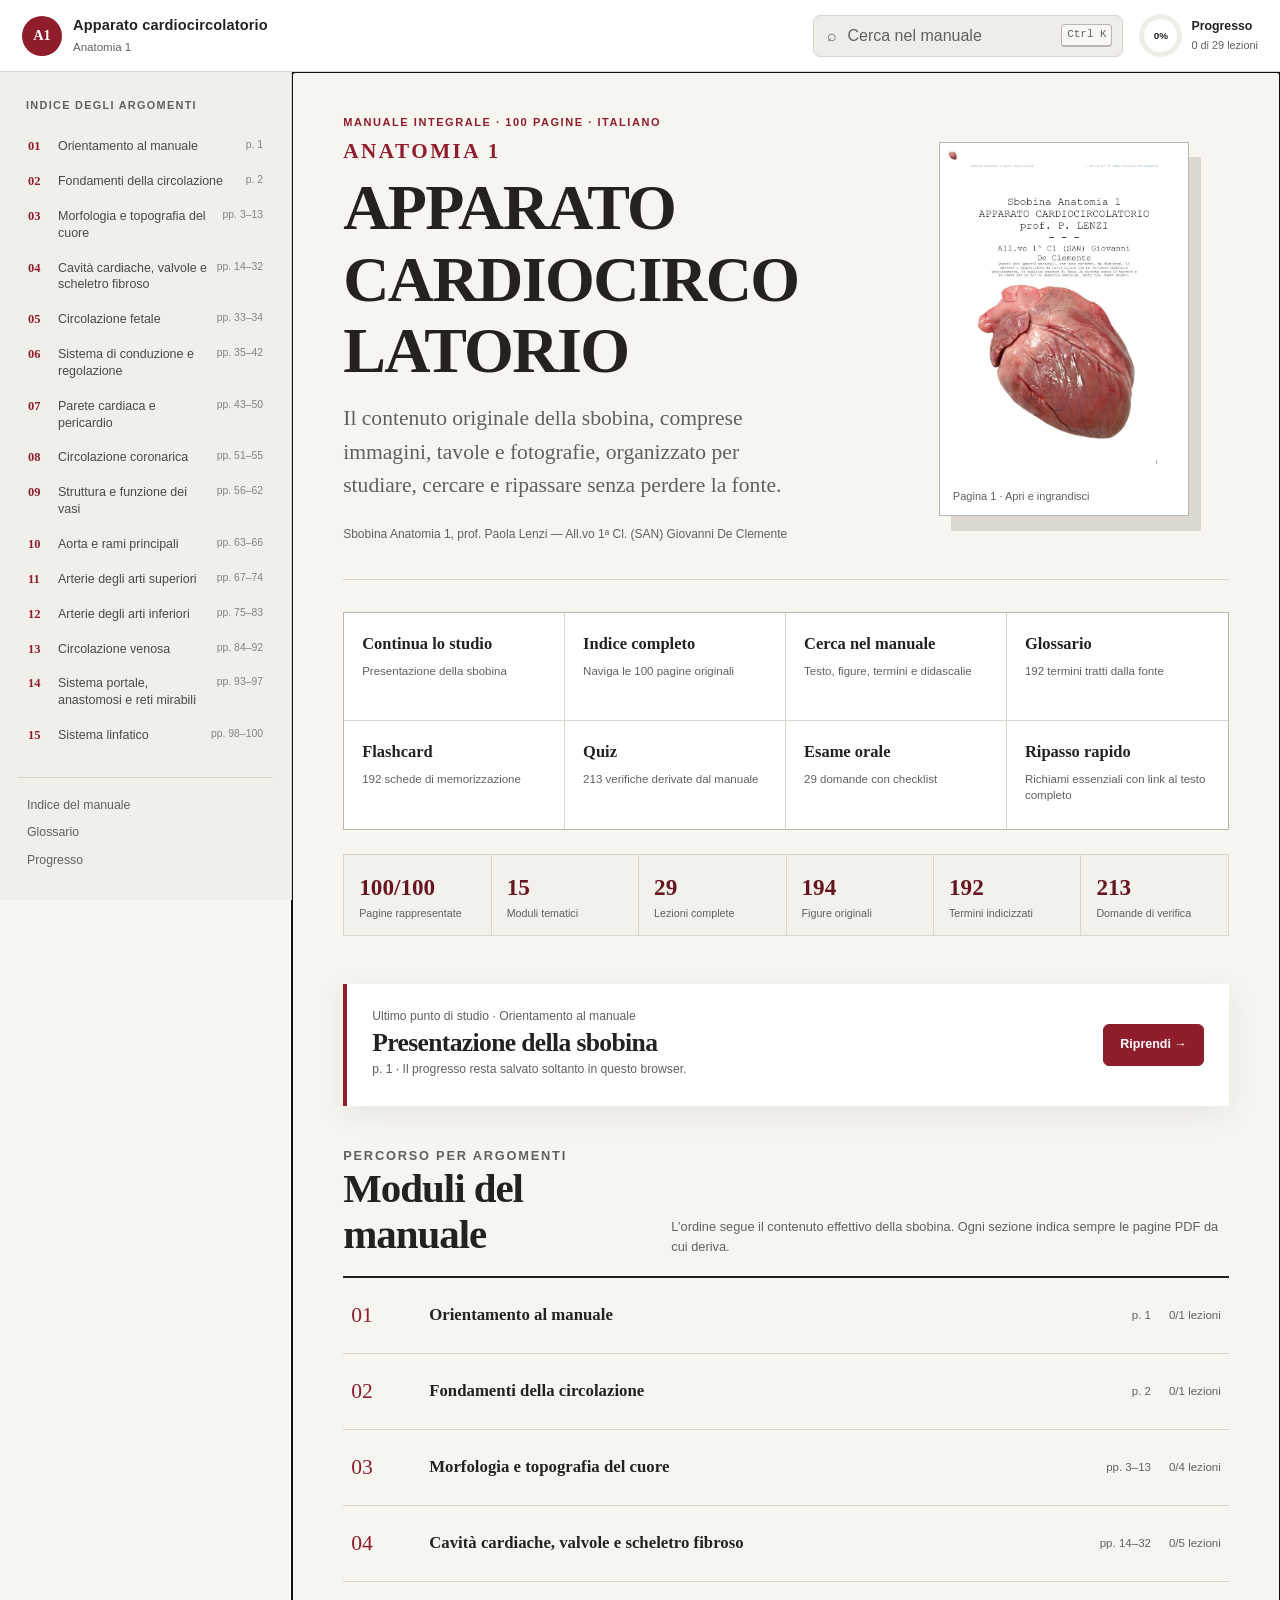
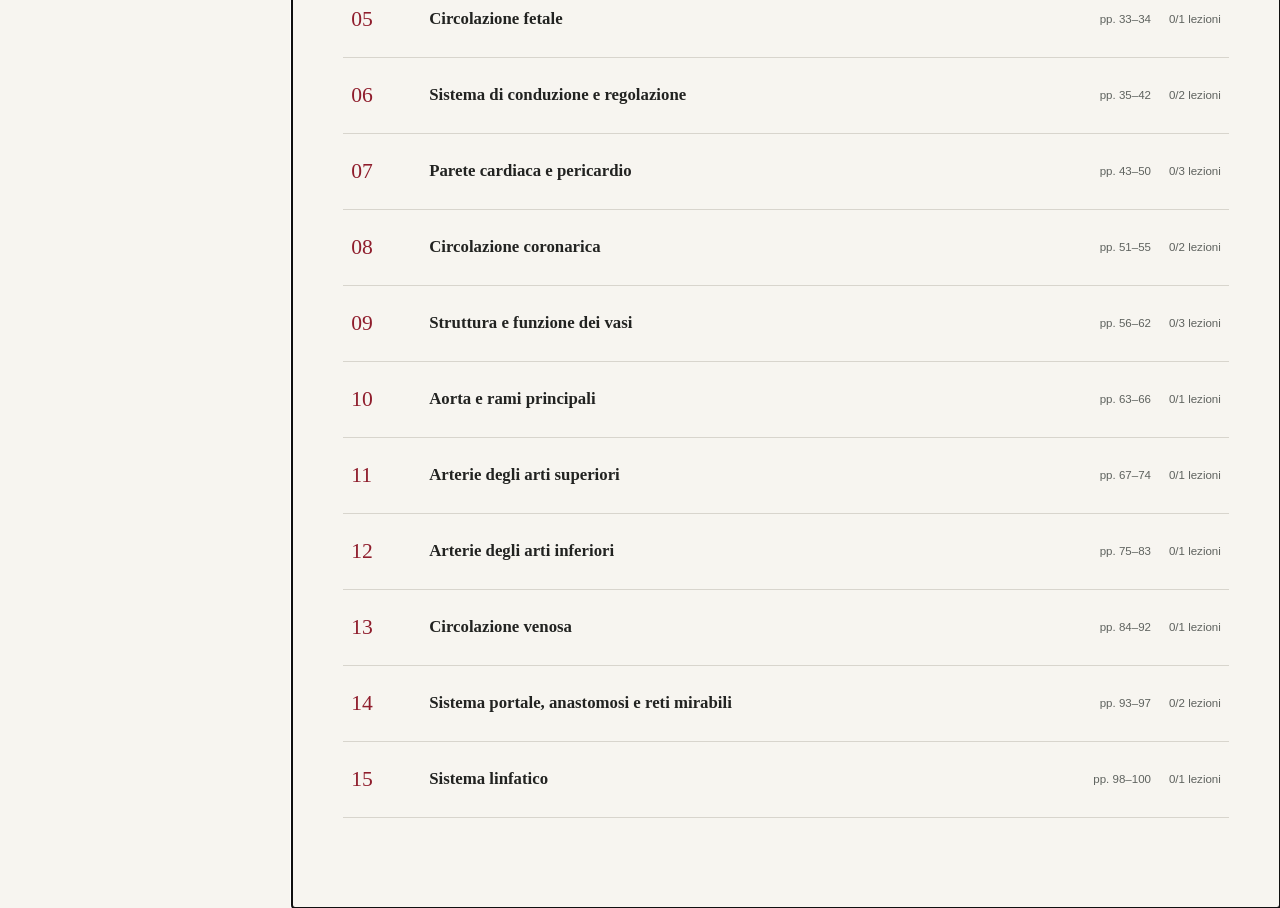
<file: docs/index.html>
<!doctype html>
<html lang="it">
  <head>
    <meta charset="utf-8">
    <meta name="viewport" content="width=device-width, initial-scale=1">
    <meta name="theme-color" content="#8f1d2c">
    <meta name="description" content="Ambiente digitale di studio dell’apparato cardiocircolatorio, tratto integralmente dalla sbobina di Anatomia 1.">
    <title>Apparato cardiocircolatorio — Anatomia 1</title>
    <link rel="stylesheet" href="css/site.css">
    <script src="data/manual-data.js" defer></script>
    <script src="js/app.js" defer></script>
  </head>
  <body>
    <a class="skip-link" href="#contenuto">Vai al contenuto</a>

    <header class="site-header">
      <button class="icon-button menu-button" type="button" data-action="apri-menu" aria-label="Apri l’indice dei moduli" aria-expanded="false">
        <span></span><span></span><span></span>
      </button>
      <a class="brand" href="#/" aria-label="Torna alla pagina iniziale">
        <span class="brand-mark" aria-hidden="true">A1</span>
        <span><strong>Apparato cardiocircolatorio</strong><small>Anatomia 1</small></span>
      </a>
      <div class="header-tools">
        <button class="search-trigger" type="button" data-action="apri-ricerca">
          <span aria-hidden="true">⌕</span><span>Cerca nel manuale</span><kbd>Ctrl K</kbd>
        </button>
        <a class="header-progress" href="#/progresso" aria-label="Apri il progresso di studio">
          <span class="progress-ring" id="header-progress-ring"><span id="header-progress-value">0%</span></span>
          <span class="progress-copy">Progresso<small id="header-progress-lessons">0 di 29 lezioni</small></span>
        </a>
      </div>
    </header>

    <div class="app-shell">
      <aside class="sidebar" id="sidebar" aria-label="Indice dei moduli">
        <div class="sidebar-heading">
          <span>Indice degli argomenti</span>
          <button class="icon-button sidebar-close" type="button" data-action="chiudi-menu" aria-label="Chiudi l’indice">×</button>
        </div>
        <nav id="module-navigation"></nav>
        <div class="sidebar-footer">
          <a href="#/indice">Indice del manuale</a>
          <a href="#/glossario">Glossario</a>
          <a href="#/progresso">Progresso</a>
        </div>
      </aside>
      <button class="nav-scrim" type="button" data-action="chiudi-menu" aria-label="Chiudi il menu"></button>
      <main class="main-content" id="contenuto" tabindex="-1" aria-live="polite"></main>
    </div>

    <dialog class="search-dialog" id="search-dialog" aria-labelledby="search-dialog-title">
      <div class="dialog-header">
        <div>
          <p class="eyebrow">Ricerca integrale</p>
          <h2 id="search-dialog-title">Cerca nel manuale</h2>
        </div>
        <button class="icon-button" type="button" data-action="chiudi-ricerca" aria-label="Chiudi la ricerca">×</button>
      </div>
      <label class="search-field">
        <span class="sr-only">Termine da cercare</span>
        <span aria-hidden="true">⌕</span>
        <input id="global-search-input" type="search" autocomplete="off" placeholder="Es. crux cordis, fossa ovale, dotto toracico…">
      </label>
      <p class="search-hint">La ricerca comprende testo, titoli, termini anatomici, didascalie riconosciute e glossario.</p>
      <div class="search-results" id="global-search-results"></div>
    </dialog>

    <dialog class="image-dialog" id="image-dialog" aria-labelledby="image-dialog-title">
      <div class="image-dialog-header">
        <div>
          <p class="eyebrow" id="image-dialog-source">Immagine originale</p>
          <h2 id="image-dialog-title">Studio dell’immagine</h2>
        </div>
        <button class="icon-button image-close" type="button" data-action="chiudi-immagine" aria-label="Chiudi l’immagine">×</button>
      </div>
      <div class="image-toolbar" aria-label="Strumenti per lo studio dell’immagine">
        <button type="button" data-action="immagine-precedente">← Precedente</button>
        <button type="button" data-action="immagine-successiva">Successiva →</button>
        <span class="toolbar-separator" aria-hidden="true"></span>
        <button type="button" data-action="zoom-meno" aria-label="Riduci">−</button>
        <output id="zoom-output">100%</output>
        <button type="button" data-action="zoom-piu" aria-label="Ingrandisci">+</button>
        <button type="button" data-action="zoom-reset">Adatta</button>
        <span class="toolbar-separator" aria-hidden="true"></span>
        <button type="button" data-action="aggiungi-copertura">Copri un’etichetta</button>
        <button type="button" data-action="rimuovi-coperture">Rimuovi coperture</button>
      </div>
      <p class="mask-help" id="mask-help">Modalità test: aggiungi una copertura e trascinala sopra un’etichetta; poi prova a ricordarla prima di spostarla.</p>
      <div class="image-stage" id="image-stage">
        <div class="image-canvas" id="image-canvas">
          <img id="lightbox-image" alt="">
          <div class="mask-layer" id="mask-layer"></div>
        </div>
      </div>
      <div class="image-caption" id="image-caption"></div>
    </dialog>

    <div class="toast" id="toast" role="status" aria-live="polite"></div>
  </body>
</html>
</file>
<file: docs/css/site.css>
:root {
  --paper: #f7f5f0;
  --surface: #ffffff;
  --surface-muted: #efede7;
  --ink: #222321;
  --ink-soft: #5e625e;
  --line: #d8d5cd;
  --line-strong: #b9b6ad;
  --cardiac: #8f1d2c;
  --cardiac-dark: #671520;
  --cardiac-pale: #f4e8e9;
  --arterial: #a62d35;
  --venous: #315f8a;
  --venous-pale: #e8eff5;
  --lymph: #247469;
  --lymph-pale: #e4f1ee;
  --portal: #665a8f;
  --gold: #8b681a;
  --good: #29704d;
  --warning: #985b17;
  --danger: #a72e38;
  --shadow: 0 16px 42px rgba(43, 38, 31, 0.12);
  --radius: 10px;
  --header-height: 72px;
  --sidebar-width: 292px;
  color-scheme: light;
}

* {
  box-sizing: border-box;
}

html {
  scroll-behavior: smooth;
  scroll-padding-top: 92px;
}

body {
  margin: 0;
  background: var(--paper);
  color: var(--ink);
  font-family: Inter, ui-sans-serif, -apple-system, BlinkMacSystemFont, "Segoe UI", sans-serif;
  font-size: 16px;
  line-height: 1.58;
}

body.dialog-open {
  overflow: hidden;
}

button,
input,
select,
textarea {
  font: inherit;
}

button,
a {
  -webkit-tap-highlight-color: transparent;
}

a {
  color: var(--cardiac-dark);
  text-underline-offset: 3px;
}

button {
  color: inherit;
}

img {
  display: block;
  max-width: 100%;
}

h1,
h2,
h3,
h4,
p {
  margin-top: 0;
}

h1,
h2,
h3 {
  font-family: Georgia, "Times New Roman", serif;
  font-weight: 600;
  hyphens: auto;
  letter-spacing: -0.025em;
  line-height: 1.12;
  overflow-wrap: anywhere;
}

h1 {
  font-size: clamp(2.25rem, 5vw, 4.35rem);
}

h2 {
  font-size: clamp(1.75rem, 3.2vw, 2.75rem);
}

h3 {
  font-size: clamp(1.25rem, 2vw, 1.65rem);
}

kbd {
  border: 1px solid var(--line-strong);
  border-bottom-width: 2px;
  border-radius: 4px;
  background: #f8f7f3;
  color: var(--ink-soft);
  font-size: 0.68rem;
  padding: 1px 5px;
}

.sr-only {
  position: absolute;
  width: 1px;
  height: 1px;
  padding: 0;
  margin: -1px;
  overflow: hidden;
  clip: rect(0, 0, 0, 0);
  white-space: nowrap;
  border: 0;
}

.skip-link {
  position: fixed;
  z-index: 300;
  top: 10px;
  left: 10px;
  transform: translateY(-150%);
  background: var(--ink);
  color: white;
  padding: 10px 14px;
  border-radius: 6px;
}

.skip-link:focus {
  transform: translateY(0);
}

.site-header {
  position: fixed;
  z-index: 100;
  inset: 0 0 auto 0;
  height: var(--header-height);
  display: flex;
  align-items: center;
  gap: 18px;
  padding: 0 22px;
  border-bottom: 1px solid var(--line);
  background: rgba(255, 255, 255, 0.96);
  backdrop-filter: blur(14px);
}

.brand {
  display: inline-flex;
  align-items: center;
  gap: 11px;
  color: var(--ink);
  text-decoration: none;
  min-width: 270px;
}

.brand-mark {
  display: grid;
  width: 40px;
  height: 40px;
  place-items: center;
  border-radius: 50%;
  background: var(--cardiac);
  color: #fff;
  font-family: Georgia, "Times New Roman", serif;
  font-size: 0.9rem;
  font-weight: 700;
}

.brand strong,
.brand small {
  display: block;
}

.brand strong {
  font-size: 0.91rem;
  letter-spacing: 0.01em;
}

.brand small {
  color: var(--ink-soft);
  font-size: 0.72rem;
  margin-top: 1px;
}

.header-tools {
  display: flex;
  align-items: center;
  justify-content: flex-end;
  gap: 16px;
  margin-left: auto;
}

.search-trigger {
  min-width: 310px;
  height: 42px;
  display: flex;
  align-items: center;
  gap: 10px;
  border: 1px solid var(--line);
  border-radius: 7px;
  background: var(--surface-muted);
  color: var(--ink-soft);
  padding: 0 10px 0 13px;
  text-align: left;
  cursor: pointer;
}

.search-trigger kbd {
  margin-left: auto;
}

.header-progress {
  display: flex;
  align-items: center;
  gap: 9px;
  color: var(--ink);
  text-decoration: none;
}

.progress-ring {
  --progress: 0deg;
  display: grid;
  width: 43px;
  height: 43px;
  place-items: center;
  border-radius: 50%;
  background: conic-gradient(var(--cardiac) var(--progress), var(--surface-muted) 0);
  font-size: 0.62rem;
  font-weight: 700;
}

.progress-ring::before {
  content: "";
  position: absolute;
  width: 33px;
  height: 33px;
  border-radius: 50%;
  background: #fff;
}

.progress-ring span {
  position: relative;
}

.progress-copy {
  font-size: 0.77rem;
  font-weight: 700;
}

.progress-copy small {
  display: block;
  color: var(--ink-soft);
  font-size: 0.68rem;
  font-weight: 500;
}

.icon-button {
  display: inline-grid;
  width: 40px;
  height: 40px;
  place-items: center;
  border: 1px solid var(--line);
  border-radius: 7px;
  background: #fff;
  cursor: pointer;
}

.menu-button,
.sidebar-close {
  display: none;
}

.menu-button span {
  width: 18px;
  height: 1.5px;
  background: currentColor;
}

.app-shell {
  min-height: 100vh;
  padding-top: var(--header-height);
}

.sidebar {
  position: fixed;
  z-index: 80;
  top: var(--header-height);
  bottom: 0;
  left: 0;
  width: var(--sidebar-width);
  overflow-y: auto;
  border-right: 1px solid var(--line);
  background: #f1efe9;
  padding: 25px 18px 22px;
}

.sidebar-heading {
  display: flex;
  align-items: center;
  justify-content: space-between;
  margin: 0 8px 15px;
  color: var(--ink-soft);
  font-size: 0.68rem;
  font-weight: 800;
  letter-spacing: 0.12em;
  text-transform: uppercase;
}

.module-nav-list {
  list-style: none;
  margin: 0;
  padding: 0;
}

.module-nav-link {
  display: grid;
  grid-template-columns: 21px 1fr auto;
  gap: 9px;
  align-items: start;
  padding: 9px 10px;
  border-radius: 6px;
  color: #474a47;
  font-size: 0.78rem;
  line-height: 1.35;
  text-decoration: none;
}

.module-nav-link:hover,
.module-nav-link.active {
  background: #fff;
  color: var(--ink);
}

.module-nav-link.active {
  box-shadow: inset 3px 0 var(--cardiac);
}

.module-nav-number {
  color: var(--cardiac);
  font-family: Georgia, "Times New Roman", serif;
  font-weight: 700;
}

.module-nav-pages {
  color: #81847f;
  font-size: 0.65rem;
  white-space: nowrap;
}

.sidebar-footer {
  display: grid;
  gap: 8px;
  margin-top: 24px;
  padding: 18px 9px 0;
  border-top: 1px solid var(--line);
}

.sidebar-footer a {
  color: var(--ink-soft);
  font-size: 0.77rem;
  text-decoration: none;
}

.sidebar-footer a:hover {
  color: var(--cardiac);
}

.nav-scrim {
  display: none;
}

.main-content {
  min-height: calc(100vh - var(--header-height));
  margin-left: var(--sidebar-width);
  padding: 42px clamp(24px, 4vw, 64px) 90px;
}

.content-frame {
  width: min(1220px, 100%);
  margin: 0 auto;
}

.content-frame.narrow {
  width: min(900px, 100%);
}

.eyebrow {
  margin-bottom: 9px;
  color: var(--cardiac);
  font-size: 0.69rem;
  font-weight: 800;
  letter-spacing: 0.14em;
  text-transform: uppercase;
}

.lead {
  max-width: 760px;
  color: var(--ink-soft);
  font-family: Georgia, "Times New Roman", serif;
  font-size: clamp(1.05rem, 1.8vw, 1.35rem);
  line-height: 1.55;
}

.breadcrumb {
  display: flex;
  flex-wrap: wrap;
  gap: 7px;
  align-items: center;
  margin-bottom: 20px;
  color: var(--ink-soft);
  font-size: 0.75rem;
}

.breadcrumb a {
  color: inherit;
  text-decoration: none;
}

.breadcrumb a:hover {
  color: var(--cardiac);
}

.hero-grid {
  display: grid;
  grid-template-columns: minmax(0, 1fr) minmax(240px, 330px);
  gap: clamp(34px, 7vw, 92px);
  align-items: center;
  padding-bottom: 36px;
  border-bottom: 1px solid var(--line);
}

.hero-copy h1 {
  max-width: 780px;
  margin-bottom: 15px;
  color: #26201f;
  text-transform: uppercase;
}

.hero-copy h1 span {
  display: block;
  color: var(--cardiac);
  font-size: 0.33em;
  letter-spacing: 0.12em;
  margin-bottom: 8px;
}

.hero-source {
  margin: 22px 0 0;
  color: var(--ink-soft);
  font-size: 0.75rem;
}

.hero-cover {
  position: relative;
  border: 1px solid var(--line-strong);
  background: #fff;
  padding: 8px;
  box-shadow: 12px 15px 0 #ddd8cf;
}

.hero-cover button {
  display: block;
  width: 100%;
  padding: 0;
  border: 0;
  background: transparent;
  cursor: zoom-in;
}

.hero-cover figcaption {
  padding: 9px 5px 1px;
  color: var(--ink-soft);
  font-size: 0.69rem;
}

.home-actions {
  display: grid;
  grid-template-columns: repeat(4, minmax(0, 1fr));
  margin-top: 32px;
  border: 1px solid var(--line-strong);
  background: var(--surface);
}

.home-action {
  min-height: 108px;
  padding: 18px;
  border-right: 1px solid var(--line);
  border-bottom: 1px solid var(--line);
  color: var(--ink);
  text-decoration: none;
}

.home-action:nth-child(4n) {
  border-right: 0;
}

.home-action:nth-last-child(-n + 4) {
  border-bottom: 0;
}

.home-action:hover {
  background: var(--cardiac-pale);
}

.home-action strong,
.home-action span {
  display: block;
}

.home-action strong {
  font-family: Georgia, "Times New Roman", serif;
  font-size: 1.03rem;
}

.home-action span {
  margin-top: 5px;
  color: var(--ink-soft);
  font-size: 0.72rem;
  line-height: 1.4;
}

.stats-strip {
  display: grid;
  grid-template-columns: repeat(6, 1fr);
  gap: 1px;
  margin: 24px 0 48px;
  background: var(--line);
  border: 1px solid var(--line);
}

.stat {
  background: #f3f1eb;
  padding: 14px 15px;
}

.stat strong,
.stat span {
  display: block;
}

.stat strong {
  color: var(--cardiac-dark);
  font-family: Georgia, "Times New Roman", serif;
  font-size: 1.45rem;
}

.stat span {
  color: var(--ink-soft);
  font-size: 0.67rem;
  line-height: 1.35;
}

.section-heading {
  display: flex;
  align-items: end;
  justify-content: space-between;
  gap: 24px;
  margin: 40px 0 18px;
}

.section-heading h2,
.section-heading h3,
.section-heading p {
  margin-bottom: 0;
}

.section-heading p {
  max-width: 560px;
  color: var(--ink-soft);
  font-size: 0.8rem;
}

.module-table {
  border-top: 2px solid var(--ink);
}

.module-row {
  display: grid;
  grid-template-columns: 60px minmax(0, 1fr) auto auto;
  gap: 18px;
  align-items: center;
  min-height: 76px;
  padding: 14px 8px;
  border-bottom: 1px solid var(--line);
  color: var(--ink);
  text-decoration: none;
}

.module-row:hover {
  background: rgba(255, 255, 255, 0.7);
}

.module-index {
  color: var(--cardiac);
  font-family: Georgia, "Times New Roman", serif;
  font-size: 1.35rem;
}

.module-row-title {
  font-family: Georgia, "Times New Roman", serif;
  font-size: 1.05rem;
  font-weight: 600;
}

.module-row-meta,
.module-row-progress {
  color: var(--ink-soft);
  font-size: 0.72rem;
}

.continue-panel {
  display: grid;
  grid-template-columns: 1fr auto;
  gap: 24px;
  align-items: center;
  margin: 38px 0;
  padding: 23px 25px;
  border-left: 4px solid var(--cardiac);
  background: #fff;
  box-shadow: 0 8px 28px rgba(42, 37, 30, 0.07);
}

.continue-panel p,
.continue-panel h3 {
  margin-bottom: 3px;
}

.continue-panel p {
  color: var(--ink-soft);
  font-size: 0.76rem;
}

.button,
.primary-button,
.secondary-button,
.text-button,
.quiz-option,
.image-toolbar button {
  display: inline-flex;
  align-items: center;
  justify-content: center;
  gap: 7px;
  border-radius: 6px;
  cursor: pointer;
  text-decoration: none;
}

.primary-button {
  min-height: 42px;
  border: 1px solid var(--cardiac);
  background: var(--cardiac);
  color: #fff;
  padding: 9px 16px;
  font-size: 0.78rem;
  font-weight: 700;
}

.primary-button:hover {
  background: var(--cardiac-dark);
}

.secondary-button {
  min-height: 42px;
  border: 1px solid var(--line-strong);
  background: #fff;
  color: var(--ink);
  padding: 9px 15px;
  font-size: 0.77rem;
  font-weight: 650;
}

.secondary-button:hover {
  border-color: var(--cardiac);
  color: var(--cardiac);
}

.text-button {
  border: 0;
  background: none;
  color: var(--cardiac);
  padding: 5px 0;
  font-size: 0.76rem;
  font-weight: 700;
}

.page-heading {
  display: grid;
  grid-template-columns: minmax(0, 1fr) auto;
  gap: 28px;
  align-items: end;
  margin-bottom: 32px;
  padding-bottom: 24px;
  border-bottom: 1px solid var(--line-strong);
}

.page-heading h1 {
  margin-bottom: 9px;
  font-size: clamp(2rem, 4.4vw, 3.75rem);
}

.page-heading p {
  max-width: 720px;
  margin-bottom: 0;
  color: var(--ink-soft);
}

.heading-actions {
  display: flex;
  gap: 8px;
  flex-wrap: wrap;
  justify-content: flex-end;
}

.lesson-list {
  border-top: 2px solid var(--ink);
}

.lesson-row {
  display: grid;
  grid-template-columns: 38px minmax(0, 1fr) auto auto;
  gap: 16px;
  align-items: center;
  padding: 17px 8px;
  border-bottom: 1px solid var(--line);
  color: var(--ink);
  text-decoration: none;
}

.lesson-row:hover {
  background: #fff;
}

.lesson-status {
  display: grid;
  width: 26px;
  height: 26px;
  place-items: center;
  border: 1px solid var(--line-strong);
  border-radius: 50%;
  color: transparent;
  font-size: 0.72rem;
}

.lesson-status.complete {
  border-color: var(--good);
  background: var(--good);
  color: white;
}

.lesson-row strong {
  display: block;
  font-family: Georgia, "Times New Roman", serif;
  font-size: 1rem;
}

.lesson-row small,
.lesson-source {
  color: var(--ink-soft);
  font-size: 0.7rem;
}

.lesson-arrow {
  color: var(--cardiac);
}

.study-tool {
  margin: 26px 0 34px;
  border: 1px solid #c8c4b9;
  background: #efede7;
  padding: 18px 21px;
}

.study-tool-header {
  display: flex;
  justify-content: space-between;
  gap: 20px;
  margin-bottom: 9px;
}

.study-tool h2,
.study-tool h3,
.study-tool p {
  margin-bottom: 4px;
}

.study-tool h2,
.study-tool h3 {
  font-size: 1.14rem;
}

.study-tool p,
.study-tool li {
  color: #50534f;
  font-size: 0.76rem;
}

.study-tool ul {
  columns: 2;
  column-gap: 42px;
  margin: 13px 0 0;
  padding-left: 18px;
}

.study-tool li {
  break-inside: avoid;
  margin-bottom: 7px;
}

.manual-page {
  margin: 42px 0 70px;
  scroll-margin-top: 94px;
}

.manual-page-header {
  display: flex;
  align-items: end;
  justify-content: space-between;
  gap: 24px;
  margin-bottom: 14px;
  padding-bottom: 11px;
  border-bottom: 2px solid var(--ink);
}

.manual-page-header h2 {
  margin-bottom: 0;
  font-size: 1.45rem;
}

.page-number-badge {
  display: inline-block;
  margin-right: 9px;
  color: var(--cardiac);
  font-family: ui-sans-serif, sans-serif;
  font-size: 0.67rem;
  font-weight: 800;
  letter-spacing: 0.11em;
  text-transform: uppercase;
}

.manual-page-tools {
  display: flex;
  gap: 8px;
}

.page-study-grid {
  display: grid;
  grid-template-columns: minmax(0, 1.03fr) minmax(330px, 0.82fr);
  gap: clamp(28px, 4vw, 52px);
  align-items: start;
}

.transcript-panel {
  min-width: 0;
}

.panel-label {
  display: flex;
  align-items: center;
  gap: 8px;
  margin-bottom: 14px;
  color: var(--cardiac);
  font-size: 0.67rem;
  font-weight: 800;
  letter-spacing: 0.12em;
  text-transform: uppercase;
}

.panel-label::after {
  content: "";
  flex: 1;
  height: 1px;
  background: var(--line);
}

.original-text {
  font-family: Georgia, "Times New Roman", serif;
  font-size: 0.99rem;
  line-height: 1.72;
}

.original-text h3,
.original-text h4 {
  margin: 23px 0 9px;
  font-family: ui-sans-serif, -apple-system, BlinkMacSystemFont, "Segoe UI", sans-serif;
  font-size: 0.83rem;
  font-weight: 800;
  letter-spacing: 0.06em;
  line-height: 1.35;
  text-transform: uppercase;
}

.original-text p {
  margin-bottom: 1.02em;
}

.original-text ul,
.original-text ol {
  margin: 0 0 1.05em;
  padding-left: 1.45em;
}

.original-text li {
  margin-bottom: 0.44em;
}

.original-text .source-callout {
  border-left: 3px solid var(--warning);
  background: #fbf3e6;
  padding: 11px 14px;
}

.image-only-note {
  margin-bottom: 16px;
  border-left: 3px solid var(--venous);
  background: var(--venous-pale);
  color: #35536d;
  padding: 12px 14px;
  font-size: 0.78rem;
}

.ocr-details {
  margin-top: 18px;
  border: 1px solid var(--line);
  background: #fff;
  padding: 10px 13px;
}

.ocr-details summary {
  color: var(--ink-soft);
  cursor: pointer;
  font-size: 0.74rem;
  font-weight: 700;
}

.ocr-details pre {
  overflow-wrap: anywhere;
  white-space: pre-wrap;
  color: var(--ink-soft);
  font-family: ui-monospace, SFMono-Regular, Consolas, monospace;
  font-size: 0.67rem;
}

.page-facsimile {
  position: sticky;
  top: 94px;
}

.facsimile-button {
  display: block;
  width: 100%;
  border: 1px solid var(--line-strong);
  background: white;
  padding: 7px;
  box-shadow: 8px 10px 0 #ddd9d1;
  cursor: zoom-in;
}

.page-facsimile figcaption {
  margin-top: 12px;
  color: var(--ink-soft);
  font-size: 0.69rem;
  line-height: 1.45;
}

.figure-gallery {
  margin-top: 34px;
}

.figure-grid {
  display: grid;
  grid-template-columns: repeat(3, minmax(0, 1fr));
  gap: 13px;
}

.figure-card {
  margin: 0;
  border: 1px solid var(--line);
  background: #fff;
}

.figure-card button {
  display: grid;
  width: 100%;
  min-height: 220px;
  place-items: center;
  border: 0;
  background: #f4f3ef;
  padding: 8px;
  cursor: zoom-in;
}

.figure-card img {
  max-height: 300px;
  object-fit: contain;
}

.figure-card figcaption {
  padding: 9px 11px;
  border-top: 1px solid var(--line);
  color: var(--ink-soft);
  font-size: 0.68rem;
}

.source-note {
  display: flex;
  align-items: center;
  justify-content: space-between;
  gap: 16px;
  margin-top: 24px;
  padding: 12px 0;
  border-top: 1px solid var(--line);
  border-bottom: 1px solid var(--line);
  color: var(--ink-soft);
  font-size: 0.72rem;
}

.source-note strong {
  color: var(--ink);
}

.lesson-pagination {
  display: grid;
  grid-template-columns: 1fr 1fr;
  gap: 14px;
  margin-top: 48px;
}

.lesson-pagination a {
  display: flex;
  flex-direction: column;
  min-height: 94px;
  justify-content: center;
  border: 1px solid var(--line);
  background: #fff;
  color: var(--ink);
  padding: 15px 18px;
  text-decoration: none;
}

.lesson-pagination a:last-child {
  text-align: right;
}

.lesson-pagination small {
  color: var(--ink-soft);
  font-size: 0.67rem;
}

.lesson-pagination strong {
  font-family: Georgia, "Times New Roman", serif;
  font-size: 0.94rem;
}

.manual-index-tools,
.tool-controls {
  display: flex;
  flex-wrap: wrap;
  gap: 10px;
  align-items: center;
  margin: 20px 0 24px;
}

.filter-field {
  display: grid;
  gap: 5px;
}

.filter-field span {
  color: var(--ink-soft);
  font-size: 0.67rem;
  font-weight: 700;
}

.filter-field input,
.filter-field select,
.inline-search {
  min-height: 42px;
  border: 1px solid var(--line-strong);
  border-radius: 6px;
  background: #fff;
  color: var(--ink);
  padding: 8px 11px;
}

.inline-search {
  width: min(420px, 100%);
}

.manual-index-list {
  border-top: 2px solid var(--ink);
}

.manual-index-row {
  display: grid;
  grid-template-columns: 84px 1fr 1fr auto;
  gap: 16px;
  align-items: center;
  min-height: 68px;
  border-bottom: 1px solid var(--line);
  color: var(--ink);
  padding: 10px 8px;
  text-decoration: none;
}

.manual-index-row:hover {
  background: #fff;
}

.manual-index-row strong {
  color: var(--cardiac);
  font-family: Georgia, "Times New Roman", serif;
}

.manual-index-row span,
.manual-index-row small {
  font-size: 0.75rem;
}

.manual-index-row small {
  color: var(--ink-soft);
}

.glossary-letter {
  display: inline-grid;
  width: 34px;
  height: 34px;
  place-items: center;
  margin: 26px 0 8px;
  border-radius: 50%;
  background: var(--cardiac);
  color: white;
  font-family: Georgia, "Times New Roman", serif;
}

.glossary-list {
  margin: 0;
}

.glossary-entry {
  display: grid;
  grid-template-columns: minmax(180px, 0.3fr) minmax(0, 1fr) auto;
  gap: 24px;
  padding: 16px 7px;
  border-bottom: 1px solid var(--line);
}

.glossary-entry dt {
  font-family: Georgia, "Times New Roman", serif;
  font-weight: 700;
}

.glossary-entry dd {
  margin: 0;
  color: #4c504c;
  font-size: 0.82rem;
}

.glossary-entry a {
  font-size: 0.7rem;
  white-space: nowrap;
}

.flashcard-shell {
  width: min(820px, 100%);
  margin: 30px auto;
}

.flashcard-progress {
  display: flex;
  justify-content: space-between;
  margin-bottom: 10px;
  color: var(--ink-soft);
  font-size: 0.72rem;
}

.flashcard {
  position: relative;
  width: 100%;
  min-height: 390px;
  border: 1px solid var(--line-strong);
  background: #fff;
  padding: clamp(28px, 6vw, 66px);
  box-shadow: var(--shadow);
  cursor: pointer;
  text-align: left;
}

.flashcard::before {
  content: "";
  position: absolute;
  inset: 13px;
  border: 1px solid var(--line);
  pointer-events: none;
}

.flashcard-face {
  position: relative;
  z-index: 1;
}

.flashcard-label {
  color: var(--cardiac);
  font-size: 0.67rem;
  font-weight: 800;
  letter-spacing: 0.13em;
  text-transform: uppercase;
}

.flashcard h2 {
  margin: 55px 0 18px;
  text-align: center;
}

.flashcard-answer {
  color: #404440;
  font-family: Georgia, "Times New Roman", serif;
  font-size: 1.05rem;
  line-height: 1.72;
}

.flashcard-hint {
  position: absolute;
  bottom: 26px;
  left: 0;
  right: 0;
  color: var(--ink-soft);
  font-size: 0.7rem;
  text-align: center;
}

.flashcard-controls {
  display: flex;
  flex-wrap: wrap;
  justify-content: center;
  gap: 9px;
  margin-top: 20px;
}

.quiz-shell {
  width: min(850px, 100%);
}

.quiz-card {
  border: 1px solid var(--line-strong);
  background: #fff;
  padding: clamp(22px, 4vw, 42px);
}

.quiz-meta {
  display: flex;
  justify-content: space-between;
  gap: 16px;
  color: var(--ink-soft);
  font-size: 0.69rem;
}

.quiz-card h2 {
  margin: 20px 0 14px;
  font-size: clamp(1.45rem, 3vw, 2.2rem);
}

.quiz-prompt {
  border-left: 3px solid var(--venous);
  background: var(--venous-pale);
  color: #304f69;
  padding: 14px 16px;
  font-family: Georgia, "Times New Roman", serif;
  line-height: 1.65;
}

.quiz-options {
  display: grid;
  gap: 9px;
  margin-top: 24px;
}

.quiz-option {
  justify-content: flex-start;
  min-height: 48px;
  border: 1px solid var(--line);
  background: #fff;
  padding: 11px 14px;
  text-align: left;
}

.quiz-option:hover:not(:disabled) {
  border-color: var(--cardiac);
  background: var(--cardiac-pale);
}

.quiz-option.correct {
  border-color: var(--good);
  background: #eaf4ef;
}

.quiz-option.incorrect {
  border-color: var(--danger);
  background: #f8e9eb;
}

.quiz-option:disabled {
  cursor: default;
}

.quiz-feedback {
  margin-top: 20px;
  border-left: 4px solid var(--good);
  background: #edf5f1;
  padding: 15px 17px;
}

.quiz-feedback.incorrect {
  border-left-color: var(--danger);
  background: #f8ebed;
}

.quiz-feedback h3 {
  margin-bottom: 6px;
  font-size: 1rem;
}

.quiz-feedback p {
  color: #4d514d;
  font-size: 0.78rem;
}

.ordering-list {
  display: grid;
  gap: 8px;
  margin: 23px 0;
  padding: 0;
  list-style: none;
}

.ordering-item {
  display: grid;
  grid-template-columns: 34px 1fr auto;
  gap: 12px;
  align-items: center;
  border: 1px solid var(--line);
  background: #f8f7f4;
  padding: 9px 10px;
}

.ordering-position {
  display: grid;
  width: 28px;
  height: 28px;
  place-items: center;
  border-radius: 50%;
  background: var(--cardiac);
  color: white;
  font-size: 0.7rem;
}

.ordering-buttons {
  display: flex;
  gap: 4px;
}

.ordering-buttons button {
  width: 32px;
  height: 32px;
  border: 1px solid var(--line);
  background: #fff;
  cursor: pointer;
}

.association-list {
  display: grid;
  gap: 14px;
  margin-top: 22px;
}

.association-row {
  display: grid;
  grid-template-columns: minmax(200px, 0.4fr) minmax(0, 1fr);
  gap: 12px;
  align-items: center;
  border-bottom: 1px solid var(--line);
  padding-bottom: 13px;
}

.association-row p {
  margin: 0;
  color: #4b4f4b;
  font-size: 0.76rem;
}

.association-row select {
  width: 100%;
  min-height: 42px;
  border: 1px solid var(--line-strong);
  background: white;
  padding: 7px 9px;
}

.oral-list {
  display: grid;
  gap: 13px;
}

.oral-card {
  border: 1px solid var(--line);
  background: #fff;
}

.oral-card summary {
  display: grid;
  grid-template-columns: 40px 1fr auto;
  gap: 14px;
  align-items: center;
  padding: 16px 18px;
  cursor: pointer;
  list-style: none;
}

.oral-card summary::-webkit-details-marker {
  display: none;
}

.oral-number {
  color: var(--cardiac);
  font-family: Georgia, "Times New Roman", serif;
  font-size: 1.15rem;
}

.oral-card summary strong {
  font-family: Georgia, "Times New Roman", serif;
}

.oral-card summary small {
  color: var(--ink-soft);
  font-size: 0.68rem;
}

.oral-content {
  padding: 0 22px 20px 72px;
}

.oral-content h4 {
  margin: 0 0 9px;
  font-size: 0.72rem;
  letter-spacing: 0.08em;
  text-transform: uppercase;
}

.oral-content li {
  margin-bottom: 7px;
  color: #4d514d;
  font-size: 0.78rem;
}

.review-module {
  margin: 28px 0 42px;
  border-top: 2px solid var(--ink);
}

.review-module-header {
  display: grid;
  grid-template-columns: 50px 1fr auto;
  gap: 14px;
  align-items: center;
  padding: 16px 6px;
  border-bottom: 1px solid var(--line);
}

.review-module-header span:first-child {
  color: var(--cardiac);
  font-family: Georgia, "Times New Roman", serif;
  font-size: 1.2rem;
}

.review-module-header h2 {
  margin: 0;
  font-size: 1.3rem;
}

.review-lesson {
  padding: 17px 8px;
  border-bottom: 1px solid var(--line);
}

.review-lesson h3 {
  margin-bottom: 7px;
  font-size: 1rem;
}

.review-lesson ul {
  margin: 7px 0 10px;
  padding-left: 20px;
}

.review-lesson li {
  color: #4c504c;
  font-size: 0.79rem;
  margin-bottom: 5px;
}

.progress-dashboard {
  display: grid;
  grid-template-columns: repeat(3, 1fr);
  gap: 1px;
  margin: 26px 0 38px;
  border: 1px solid var(--line);
  background: var(--line);
}

.progress-metric {
  background: white;
  padding: 22px;
}

.progress-metric strong,
.progress-metric span {
  display: block;
}

.progress-metric strong {
  color: var(--cardiac);
  font-family: Georgia, "Times New Roman", serif;
  font-size: 2rem;
}

.progress-metric span {
  color: var(--ink-soft);
  font-size: 0.72rem;
}

.module-progress-list {
  border-top: 2px solid var(--ink);
}

.module-progress-row {
  display: grid;
  grid-template-columns: minmax(220px, 0.45fr) 1fr 64px;
  gap: 18px;
  align-items: center;
  padding: 13px 7px;
  border-bottom: 1px solid var(--line);
}

.module-progress-row span,
.module-progress-row strong {
  font-size: 0.76rem;
}

.progress-bar {
  height: 7px;
  overflow: hidden;
  border-radius: 8px;
  background: #ddd9d1;
}

.progress-bar span {
  display: block;
  height: 100%;
  background: var(--cardiac);
}

.danger-zone {
  margin-top: 48px;
  border-top: 1px solid var(--line);
  padding-top: 18px;
}

.danger-zone p {
  color: var(--ink-soft);
  font-size: 0.76rem;
}

.search-dialog,
.image-dialog {
  width: min(980px, calc(100vw - 32px));
  max-height: calc(100vh - 32px);
  border: 1px solid var(--line-strong);
  background: #fff;
  box-shadow: var(--shadow);
  padding: 0;
}

.search-dialog::backdrop,
.image-dialog::backdrop {
  background: rgba(26, 25, 23, 0.68);
  backdrop-filter: blur(3px);
}

.dialog-header,
.image-dialog-header {
  display: flex;
  align-items: center;
  justify-content: space-between;
  gap: 20px;
  padding: 19px 22px;
  border-bottom: 1px solid var(--line);
}

.dialog-header h2,
.image-dialog-header h2 {
  margin-bottom: 0;
  font-size: 1.35rem;
}

.dialog-header .eyebrow,
.image-dialog-header .eyebrow {
  margin-bottom: 2px;
}

.search-field {
  display: flex;
  align-items: center;
  gap: 10px;
  margin: 21px 22px 7px;
  border: 2px solid var(--cardiac);
  padding: 0 13px;
}

.search-field input {
  flex: 1;
  min-width: 0;
  height: 50px;
  border: 0;
  outline: 0;
  font-size: 1rem;
}

.search-hint {
  margin: 0 22px 12px;
  color: var(--ink-soft);
  font-size: 0.7rem;
}

.search-results {
  max-height: 58vh;
  overflow-y: auto;
  padding: 0 22px 22px;
}

.search-empty {
  padding: 28px 4px;
  color: var(--ink-soft);
  font-size: 0.85rem;
}

.search-result {
  display: grid;
  grid-template-columns: 70px 1fr auto;
  gap: 14px;
  padding: 13px 4px;
  border-bottom: 1px solid var(--line);
  color: var(--ink);
  text-decoration: none;
}

.search-result:hover {
  background: var(--cardiac-pale);
}

.search-result-type {
  color: var(--cardiac);
  font-size: 0.65rem;
  font-weight: 800;
  letter-spacing: 0.05em;
  text-transform: uppercase;
}

.search-result strong {
  display: block;
  font-family: Georgia, "Times New Roman", serif;
}

.search-result p {
  margin: 3px 0 0;
  color: var(--ink-soft);
  font-size: 0.72rem;
  line-height: 1.5;
}

.search-result small {
  color: var(--ink-soft);
  font-size: 0.65rem;
}

.search-page-form {
  display: flex;
  gap: 8px;
  margin: 22px 0 26px;
}

.search-page-form input {
  flex: 1;
  min-width: 0;
  height: 48px;
  border: 1px solid var(--line-strong);
  background: #fff;
  padding: 9px 13px;
}

.image-dialog {
  width: calc(100vw - 28px);
  height: calc(100vh - 28px);
  max-width: none;
  max-height: none;
}

.image-dialog[open] {
  display: grid;
  grid-template-rows: auto auto auto minmax(0, 1fr) auto;
}

.image-toolbar {
  display: flex;
  flex-wrap: wrap;
  align-items: center;
  gap: 6px;
  padding: 9px 14px;
  border-bottom: 1px solid var(--line);
  background: #f3f1ec;
}

.image-toolbar button {
  min-height: 34px;
  border: 1px solid var(--line);
  background: white;
  padding: 6px 10px;
  font-size: 0.7rem;
}

.image-toolbar output {
  width: 48px;
  color: var(--ink-soft);
  font-size: 0.68rem;
  text-align: center;
}

.toolbar-separator {
  width: 1px;
  height: 24px;
  margin: 0 3px;
  background: var(--line-strong);
}

.mask-help {
  margin: 0;
  background: #fff4dc;
  color: #72551b;
  padding: 7px 15px;
  font-size: 0.68rem;
}

.image-stage {
  overflow: auto;
  background: #242321;
  padding: 22px;
}

.image-canvas {
  position: relative;
  width: max-content;
  min-width: 100%;
  min-height: 100%;
  display: grid;
  place-items: center;
}

.image-canvas > img {
  width: auto;
  max-width: calc(100vw - 90px);
  max-height: calc(100vh - 250px);
  transform-origin: center;
  transition: transform 140ms ease;
  box-shadow: 0 8px 30px rgba(0, 0, 0, 0.35);
}

.mask-layer {
  position: absolute;
  inset: 0;
  pointer-events: none;
}

.label-mask {
  position: absolute;
  width: 170px;
  height: 42px;
  border: 2px solid #fff;
  border-radius: 4px;
  background: rgba(31, 34, 33, 0.94);
  box-shadow: 0 4px 18px rgba(0, 0, 0, 0.28);
  cursor: grab;
  pointer-events: auto;
  touch-action: none;
}

.label-mask::after {
  content: "Trascina";
  position: absolute;
  inset: 0;
  display: grid;
  place-items: center;
  color: #fff;
  font-size: 0.64rem;
  letter-spacing: 0.08em;
  text-transform: uppercase;
}

.image-caption {
  min-height: 38px;
  border-top: 1px solid var(--line);
  padding: 10px 16px;
  color: var(--ink-soft);
  font-size: 0.7rem;
}

.toast {
  position: fixed;
  z-index: 400;
  bottom: 20px;
  left: 50%;
  max-width: min(460px, calc(100vw - 32px));
  transform: translate(-50%, 140%);
  border-radius: 7px;
  background: #242321;
  color: #fff;
  padding: 10px 15px;
  box-shadow: var(--shadow);
  font-size: 0.76rem;
  opacity: 0;
  transition: 180ms ease;
}

.toast.show {
  transform: translate(-50%, 0);
  opacity: 1;
}

.empty-state {
  border: 1px dashed var(--line-strong);
  background: rgba(255, 255, 255, 0.5);
  padding: 30px;
  color: var(--ink-soft);
  text-align: center;
}

@media (max-width: 1180px) {
  .search-trigger {
    min-width: 235px;
  }

  .search-trigger kbd {
    display: none;
  }

  .stats-strip {
    grid-template-columns: repeat(3, 1fr);
  }

  .home-actions {
    grid-template-columns: repeat(2, 1fr);
  }

  .home-action:nth-child(4n) {
    border-right: 1px solid var(--line);
  }

  .home-action:nth-child(2n) {
    border-right: 0;
  }

  .home-action:nth-last-child(-n + 4) {
    border-bottom: 1px solid var(--line);
  }

  .home-action:nth-last-child(-n + 2) {
    border-bottom: 0;
  }
}

@media (max-width: 1020px) {
  .menu-button,
  .sidebar-close {
    display: inline-grid;
  }

  .menu-button {
    gap: 4px;
  }

  .brand {
    min-width: 0;
  }

  .brand strong {
    max-width: 220px;
    white-space: nowrap;
    overflow: hidden;
    text-overflow: ellipsis;
  }

  .sidebar {
    top: 0;
    z-index: 180;
    transform: translateX(-103%);
    transition: transform 180ms ease;
  }

  .nav-open .sidebar {
    transform: translateX(0);
  }

  .nav-scrim {
    position: fixed;
    z-index: 170;
    inset: 0;
    border: 0;
    background: rgba(30, 29, 27, 0.62);
  }

  .nav-open .nav-scrim {
    display: block;
  }

  .main-content {
    margin-left: 0;
  }

  .page-study-grid {
    grid-template-columns: minmax(0, 1fr) minmax(300px, 0.68fr);
  }
}

@media (max-width: 780px) {
  :root {
    --header-height: 62px;
  }

  .site-header {
    gap: 9px;
    padding: 0 12px;
  }

  .brand-mark {
    width: 35px;
    height: 35px;
  }

  .brand small,
  .progress-copy,
  .search-trigger span:nth-child(2) {
    display: none;
  }

  .search-trigger {
    min-width: 42px;
    width: 42px;
    height: 40px;
    justify-content: center;
    padding: 0;
  }

  .header-tools {
    gap: 7px;
  }

  .main-content {
    padding: 27px 16px 70px;
  }

  .hero-grid {
    grid-template-columns: 1fr;
  }

  .hero-cover {
    width: min(320px, 88%);
  }

  .stats-strip {
    grid-template-columns: repeat(2, 1fr);
  }

  .module-row {
    grid-template-columns: 42px minmax(0, 1fr) auto;
  }

  .module-row-progress {
    display: none;
  }

  .continue-panel,
  .page-heading {
    grid-template-columns: 1fr;
  }

  .heading-actions {
    justify-content: flex-start;
  }

  .lesson-row {
    grid-template-columns: 32px 1fr auto;
  }

  .lesson-source {
    display: none;
  }

  .study-tool ul {
    columns: 1;
  }

  .page-study-grid {
    grid-template-columns: 1fr;
  }

  .page-facsimile {
    position: static;
    grid-row: 1;
  }

  .figure-grid {
    grid-template-columns: repeat(2, minmax(0, 1fr));
  }

  .figure-card button {
    min-height: 170px;
  }

  .manual-index-row {
    grid-template-columns: 65px 1fr auto;
  }

  .manual-index-row small {
    display: none;
  }

  .glossary-entry {
    grid-template-columns: 1fr;
    gap: 7px;
  }

  .glossary-entry a {
    justify-self: start;
  }

  .progress-dashboard {
    grid-template-columns: 1fr;
  }

  .module-progress-row {
    grid-template-columns: 1fr 64px;
  }

  .module-progress-row .progress-bar {
    grid-column: 1 / -1;
    grid-row: 2;
  }

  .association-row {
    grid-template-columns: 1fr;
  }

  .search-result {
    grid-template-columns: 60px 1fr;
  }

  .search-result small {
    display: none;
  }

  .image-toolbar {
    overflow-x: auto;
    flex-wrap: nowrap;
  }

  .image-toolbar button,
  .image-toolbar output,
  .toolbar-separator {
    flex: 0 0 auto;
  }

  .image-canvas > img {
    max-width: calc(100vw - 56px);
    max-height: calc(100vh - 285px);
  }
}

@media (max-width: 520px) {
  .brand strong {
    max-width: 145px;
    font-size: 0.77rem;
  }

  .home-actions {
    grid-template-columns: 1fr;
  }

  .hero-copy h1 {
    font-size: 1.9rem;
  }

  .home-action,
  .home-action:nth-child(2n),
  .home-action:nth-last-child(-n + 2) {
    border-right: 0;
    border-bottom: 1px solid var(--line);
  }

  .home-action:last-child {
    border-bottom: 0;
  }

  .section-heading,
  .manual-page-header,
  .source-note {
    align-items: start;
    flex-direction: column;
  }

  .manual-page-header {
    display: flex;
  }

  .manual-page-tools {
    width: 100%;
  }

  .manual-page-tools a,
  .manual-page-tools button {
    flex: 1;
  }

  .figure-grid {
    grid-template-columns: 1fr;
  }

  .lesson-pagination {
    grid-template-columns: 1fr;
  }

  .flashcard {
    min-height: 430px;
  }

  .oral-card summary {
    grid-template-columns: 32px 1fr;
  }

  .oral-card summary small {
    display: none;
  }

  .oral-content {
    padding-left: 22px;
  }

  .review-module-header {
    grid-template-columns: 38px 1fr;
  }

  .review-module-header a {
    grid-column: 2;
  }
}

@media print {
  .site-header,
  .sidebar,
  .heading-actions,
  .manual-page-tools,
  .figure-gallery,
  .lesson-pagination,
  .search-dialog,
  .image-dialog,
  .toast {
    display: none !important;
  }

  .app-shell {
    padding-top: 0;
  }

  .main-content {
    margin: 0;
    padding: 0;
  }

  .page-study-grid {
    grid-template-columns: 1fr;
  }

  .page-facsimile {
    position: static;
  }

  .manual-page {
    break-before: page;
  }
}
</file>
